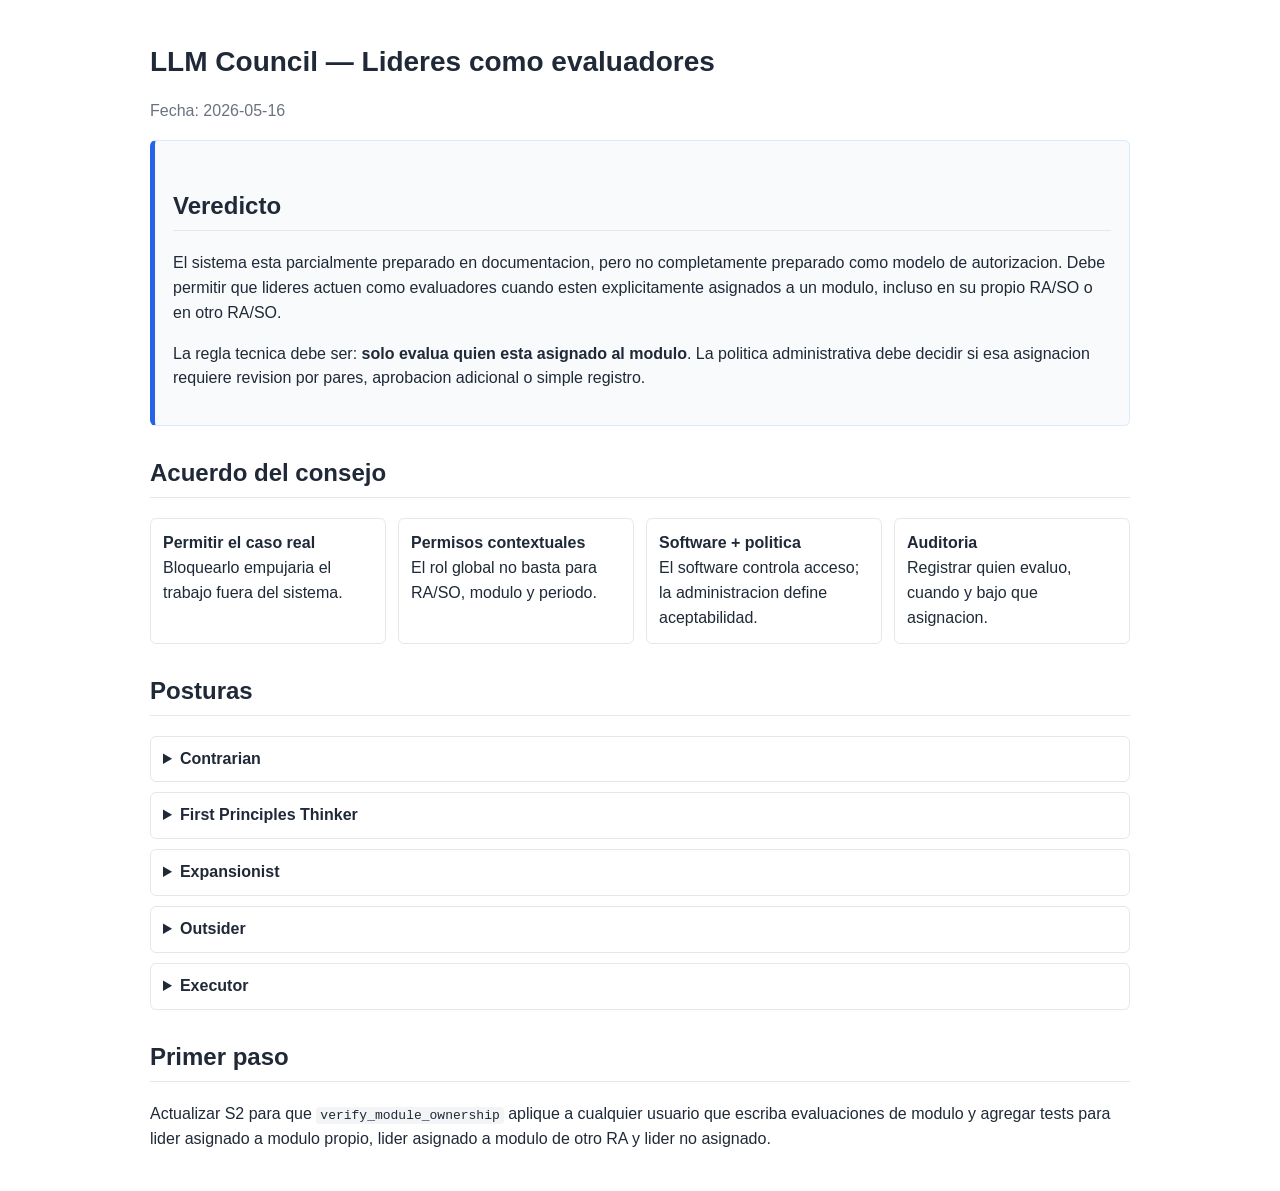
<file: docs/council-report-20260516-074839.html>
<!doctype html>
<html lang="es">
<head>
  <meta charset="utf-8">
  <title>LLM Council — Lideres como evaluadores</title>
  <style>
    body { font-family: -apple-system, BlinkMacSystemFont, "Segoe UI", sans-serif; margin: 40px; color: #1f2937; line-height: 1.55; }
    main { max-width: 980px; margin: 0 auto; }
    h1 { font-size: 28px; margin-bottom: 8px; }
    h2 { margin-top: 28px; border-bottom: 1px solid #e5e7eb; padding-bottom: 6px; }
    .meta { color: #6b7280; }
    .verdict { background: #f8fafc; border: 1px solid #dbeafe; border-left: 5px solid #2563eb; padding: 18px; border-radius: 6px; }
    .grid { display: grid; grid-template-columns: repeat(auto-fit, minmax(190px, 1fr)); gap: 12px; }
    .card { border: 1px solid #e5e7eb; border-radius: 6px; padding: 12px; background: white; }
    details { border: 1px solid #e5e7eb; border-radius: 6px; padding: 10px 12px; margin: 10px 0; }
    summary { cursor: pointer; font-weight: 600; }
    code { background: #f3f4f6; padding: 1px 4px; border-radius: 4px; }
  </style>
</head>
<body>
<main>
  <h1>LLM Council — Lideres como evaluadores</h1>
  <p class="meta">Fecha: 2026-05-16</p>

  <section class="verdict">
    <h2>Veredicto</h2>
    <p>El sistema esta parcialmente preparado en documentacion, pero no completamente preparado como modelo de autorizacion. Debe permitir que lideres actuen como evaluadores cuando esten explicitamente asignados a un modulo, incluso en su propio RA/SO o en otro RA/SO.</p>
    <p>La regla tecnica debe ser: <strong>solo evalua quien esta asignado al modulo</strong>. La politica administrativa debe decidir si esa asignacion requiere revision por pares, aprobacion adicional o simple registro.</p>
  </section>

  <h2>Acuerdo del consejo</h2>
  <div class="grid">
    <div class="card"><strong>Permitir el caso real</strong><br>Bloquearlo empujaria el trabajo fuera del sistema.</div>
    <div class="card"><strong>Permisos contextuales</strong><br>El rol global no basta para RA/SO, modulo y periodo.</div>
    <div class="card"><strong>Software + politica</strong><br>El software controla acceso; la administracion define aceptabilidad.</div>
    <div class="card"><strong>Auditoria</strong><br>Registrar quien evaluo, cuando y bajo que asignacion.</div>
  </div>

  <h2>Posturas</h2>
  <details><summary>Contrarian</summary><p>El rol global es el punto debil. Sin permisos por contexto, se sobreconcede acceso o se bloquea trabajo legitimo.</p></details>
  <details><summary>First Principles Thinker</summary><p>La unidad de control no es la persona, sino la accion sobre un objeto especifico.</p></details>
  <details><summary>Expansionist</summary><p>Un modelo contextual habilita coevaluadores, sustitutos, revision por pares y calibracion cruzada.</p></details>
  <details><summary>Outsider</summary><p>El sistema debe hacer visible que una persona puede llevar varios sombreros, o la auditoria sera confusa.</p></details>
  <details><summary>Executor</summary><p>En S2, aplicar <code>verify_module_ownership</code> a lideres y docentes por igual en rutas de evaluacion, sin bypass por rol <code>leader</code>.</p></details>

  <h2>Primer paso</h2>
  <p>Actualizar S2 para que <code>verify_module_ownership</code> aplique a cualquier usuario que escriba evaluaciones de modulo y agregar tests para lider asignado a modulo propio, lider asignado a modulo de otro RA y lider no asignado.</p>
</main>
</body>
</html>
</file>
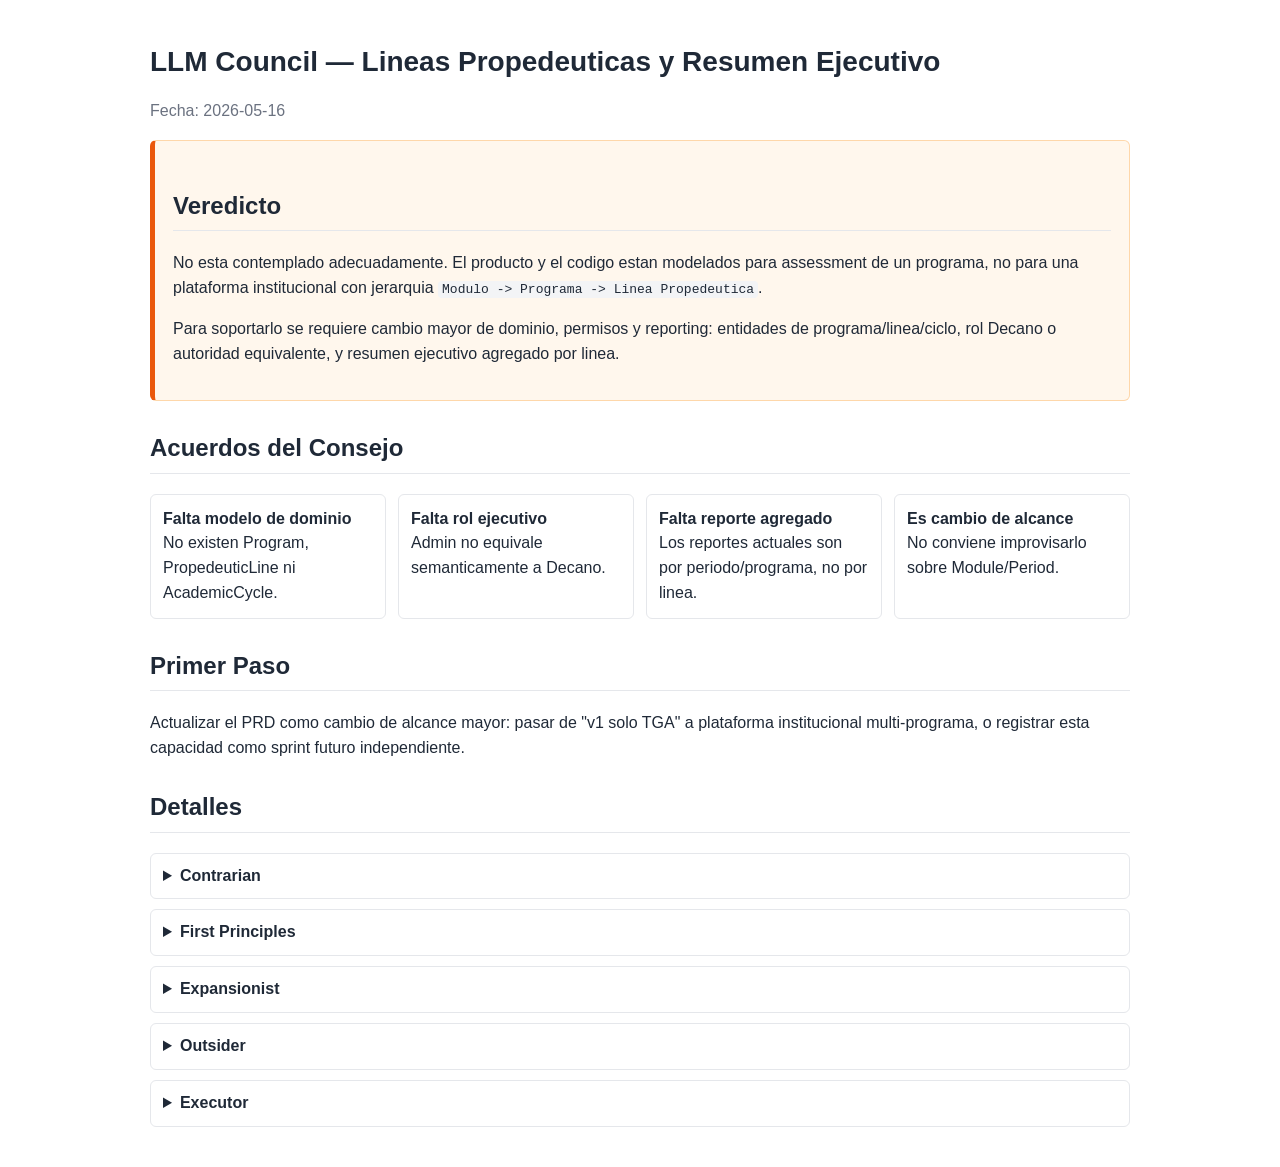
<file: docs/council-report-20260516-082724.html>
<!doctype html>
<html lang="es">
<head>
  <meta charset="utf-8">
  <title>LLM Council — Lineas Propedeuticas</title>
  <style>
    body { font-family: -apple-system, BlinkMacSystemFont, "Segoe UI", sans-serif; color: #1f2937; margin: 40px; line-height: 1.55; }
    main { max-width: 980px; margin: 0 auto; }
    h1 { font-size: 28px; margin-bottom: 6px; }
    h2 { margin-top: 28px; border-bottom: 1px solid #e5e7eb; padding-bottom: 6px; }
    .meta { color: #6b7280; }
    .verdict { background: #fff7ed; border: 1px solid #fed7aa; border-left: 5px solid #ea580c; padding: 18px; border-radius: 6px; }
    .grid { display: grid; grid-template-columns: repeat(auto-fit, minmax(210px, 1fr)); gap: 12px; }
    .card { border: 1px solid #e5e7eb; border-radius: 6px; padding: 12px; background: #fff; }
    details { border: 1px solid #e5e7eb; border-radius: 6px; padding: 10px 12px; margin: 10px 0; }
    summary { cursor: pointer; font-weight: 600; }
    code { background: #f3f4f6; padding: 1px 4px; border-radius: 4px; }
  </style>
</head>
<body>
<main>
  <h1>LLM Council — Lineas Propedeuticas y Resumen Ejecutivo</h1>
  <p class="meta">Fecha: 2026-05-16</p>

  <section class="verdict">
    <h2>Veredicto</h2>
    <p>No esta contemplado adecuadamente. El producto y el codigo estan modelados para assessment de un programa, no para una plataforma institucional con jerarquia <code>Modulo -> Programa -> Linea Propedeutica</code>.</p>
    <p>Para soportarlo se requiere cambio mayor de dominio, permisos y reporting: entidades de programa/linea/ciclo, rol Decano o autoridad equivalente, y resumen ejecutivo agregado por linea.</p>
  </section>

  <h2>Acuerdos del Consejo</h2>
  <div class="grid">
    <div class="card"><strong>Falta modelo de dominio</strong><br>No existen Program, PropedeuticLine ni AcademicCycle.</div>
    <div class="card"><strong>Falta rol ejecutivo</strong><br>Admin no equivale semanticamente a Decano.</div>
    <div class="card"><strong>Falta reporte agregado</strong><br>Los reportes actuales son por periodo/programa, no por linea.</div>
    <div class="card"><strong>Es cambio de alcance</strong><br>No conviene improvisarlo sobre Module/Period.</div>
  </div>

  <h2>Primer Paso</h2>
  <p>Actualizar el PRD como cambio de alcance mayor: pasar de "v1 solo TGA" a plataforma institucional multi-programa, o registrar esta capacidad como sprint futuro independiente.</p>

  <h2>Detalles</h2>
  <details><summary>Contrarian</summary><p>Sin jerarquia persistente, cualquier resumen ejecutivo seria una convencion manual no auditable.</p></details>
  <details><summary>First Principles</summary><p>La pregunta ejecutiva no puede responderse si los datos no conocen programa ni linea.</p></details>
  <details><summary>Expansionist</summary><p>Esto abre una plataforma institucional con comparativos, tendencias, riesgos y drill-down.</p></details>
  <details><summary>Outsider</summary><p>Si el sistema habla de lineas y decanos, esos conceptos deben existir en datos, permisos y pantallas.</p></details>
  <details><summary>Executor</summary><p>Agregar entidades, migrar TGA al nuevo modelo, sumar rol ejecutivo, endpoints, docs y tests.</p></details>
</main>
</body>
</html>
</file>
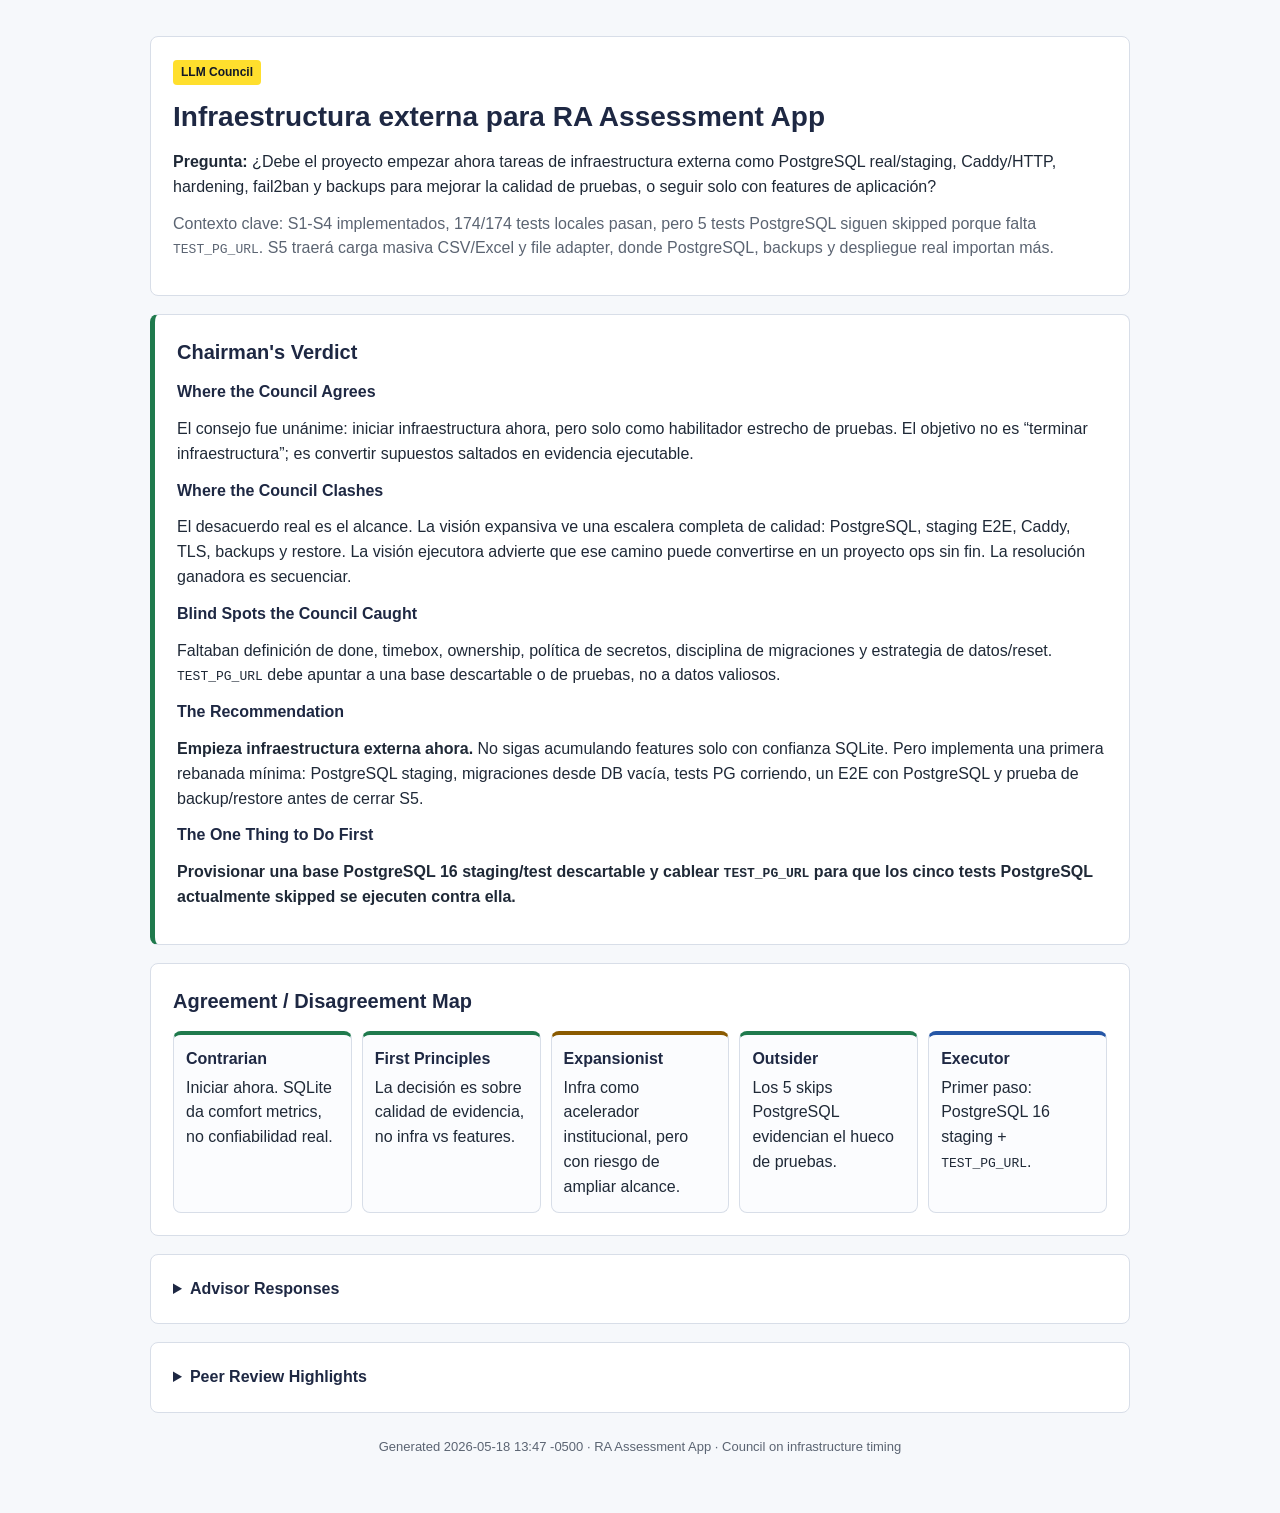
<file: docs/council-report-20260518-134729.html>
<!doctype html>
<html lang="es">
<head>
  <meta charset="utf-8">
  <title>LLM Council - Infraestructura externa RA Assessment App</title>
  <style>
    :root {
      --ink: #1f2937;
      --muted: #5b6472;
      --line: #d8dee8;
      --bg: #f6f8fb;
      --panel: #ffffff;
      --accent: #1e2843;
      --yellow: #ffdf2d;
      --green: #1f7a4d;
      --warn: #8a5a00;
      --blue: #2556a6;
    }
    body {
      margin: 0;
      font-family: -apple-system, BlinkMacSystemFont, "Segoe UI", sans-serif;
      color: var(--ink);
      background: var(--bg);
      line-height: 1.55;
    }
    main {
      max-width: 980px;
      margin: 0 auto;
      padding: 36px 20px 56px;
    }
    header, section, details {
      background: var(--panel);
      border: 1px solid var(--line);
      border-radius: 8px;
      margin-bottom: 18px;
      padding: 22px;
    }
    h1, h2, h3 {
      margin: 0 0 12px;
      color: var(--accent);
      letter-spacing: 0;
    }
    h1 { font-size: 28px; }
    h2 { font-size: 20px; }
    h3 { font-size: 16px; }
    p { margin: 0 0 12px; }
    .tag {
      display: inline-block;
      background: var(--yellow);
      color: #111827;
      font-weight: 700;
      padding: 3px 8px;
      border-radius: 4px;
      margin-bottom: 10px;
      font-size: 12px;
    }
    .verdict {
      border-left: 5px solid var(--green);
    }
    .grid {
      display: grid;
      grid-template-columns: repeat(auto-fit, minmax(170px, 1fr));
      gap: 10px;
      margin-top: 14px;
    }
    .card {
      border: 1px solid var(--line);
      border-radius: 8px;
      padding: 12px;
      background: #fbfcfe;
    }
    .card strong {
      display: block;
      color: var(--accent);
      margin-bottom: 4px;
    }
    .agree { border-top: 4px solid var(--green); }
    .scope { border-top: 4px solid var(--warn); }
    .action { border-top: 4px solid var(--blue); }
    summary {
      cursor: pointer;
      font-weight: 700;
      color: var(--accent);
    }
    .muted { color: var(--muted); }
    ul { margin: 8px 0 0 20px; padding: 0; }
    footer {
      color: var(--muted);
      font-size: 13px;
      margin-top: 24px;
      text-align: center;
    }
  </style>
</head>
<body>
<main>
  <header>
    <span class="tag">LLM Council</span>
    <h1>Infraestructura externa para RA Assessment App</h1>
    <p><strong>Pregunta:</strong> ¿Debe el proyecto empezar ahora tareas de infraestructura externa como PostgreSQL real/staging, Caddy/HTTP, hardening, fail2ban y backups para mejorar la calidad de pruebas, o seguir solo con features de aplicación?</p>
    <p class="muted">Contexto clave: S1-S4 implementados, 174/174 tests locales pasan, pero 5 tests PostgreSQL siguen skipped porque falta <code>TEST_PG_URL</code>. S5 traerá carga masiva CSV/Excel y file adapter, donde PostgreSQL, backups y despliegue real importan más.</p>
  </header>

  <section class="verdict">
    <h2>Chairman's Verdict</h2>
    <h3>Where the Council Agrees</h3>
    <p>El consejo fue unánime: iniciar infraestructura ahora, pero solo como habilitador estrecho de pruebas. El objetivo no es “terminar infraestructura”; es convertir supuestos saltados en evidencia ejecutable.</p>
    <h3>Where the Council Clashes</h3>
    <p>El desacuerdo real es el alcance. La visión expansiva ve una escalera completa de calidad: PostgreSQL, staging E2E, Caddy, TLS, backups y restore. La visión ejecutora advierte que ese camino puede convertirse en un proyecto ops sin fin. La resolución ganadora es secuenciar.</p>
    <h3>Blind Spots the Council Caught</h3>
    <p>Faltaban definición de done, timebox, ownership, política de secretos, disciplina de migraciones y estrategia de datos/reset. <code>TEST_PG_URL</code> debe apuntar a una base descartable o de pruebas, no a datos valiosos.</p>
    <h3>The Recommendation</h3>
    <p><strong>Empieza infraestructura externa ahora.</strong> No sigas acumulando features solo con confianza SQLite. Pero implementa una primera rebanada mínima: PostgreSQL staging, migraciones desde DB vacía, tests PG corriendo, un E2E con PostgreSQL y prueba de backup/restore antes de cerrar S5.</p>
    <h3>The One Thing to Do First</h3>
    <p><strong>Provisionar una base PostgreSQL 16 staging/test descartable y cablear <code>TEST_PG_URL</code> para que los cinco tests PostgreSQL actualmente skipped se ejecuten contra ella.</strong></p>
  </section>

  <section>
    <h2>Agreement / Disagreement Map</h2>
    <div class="grid">
      <div class="card agree"><strong>Contrarian</strong>Iniciar ahora. SQLite da comfort metrics, no confiabilidad real.</div>
      <div class="card agree"><strong>First Principles</strong>La decisión es sobre calidad de evidencia, no infra vs features.</div>
      <div class="card scope"><strong>Expansionist</strong>Infra como acelerador institucional, pero con riesgo de ampliar alcance.</div>
      <div class="card agree"><strong>Outsider</strong>Los 5 skips PostgreSQL evidencian el hueco de pruebas.</div>
      <div class="card action"><strong>Executor</strong>Primer paso: PostgreSQL 16 staging + <code>TEST_PG_URL</code>.</div>
    </div>
  </section>

  <details>
    <summary>Advisor Responses</summary>
    <h3>The Contrarian</h3>
    <p>Sí, iniciar ahora, pero con staging mínimo. El riesgo mayor es seguir con features sobre confianza SQLite y descubrir tarde problemas de transacciones, constraints, tipos, migrations, pooling y encoding.</p>
    <h3>The First Principles Thinker</h3>
    <p>El problema real es la calidad de evidencia. La app debe probar el universo donde vivirá: PostgreSQL 16 detrás de Caddy con backups, no solo SQLite local.</p>
    <h3>The Expansionist</h3>
    <p>La infraestructura puede ser un acelerador de producto: crea una escalera entendible de confianza, especialmente antes de S5, donde importaciones y backups elevan el riesgo.</p>
    <h3>The Outsider</h3>
    <p>Desde fuera, la señal obvia son los 5 tests skipped. Iniciar infraestructura no debe significar pausar producto, sino crear el sustrato de pruebas faltante.</p>
    <h3>The Executor</h3>
    <p>Ruta inmediata: PostgreSQL staging, <code>TEST_PG_URL</code>, correr tests PG, agregar un E2E con PostgreSQL, luego Caddy smoke tests y backups antes del gate S5.</p>
  </details>

  <details>
    <summary>Peer Review Highlights</summary>
    <ul>
      <li>La respuesta más fuerte fue la del Executor por convertir el veredicto en orden de ejecución.</li>
      <li>La mayor debilidad fue la expansión excesiva de alcance: infraestructura puede volverse infinita si no se timeboxea.</li>
      <li>Faltaba definir ownership, costos, secretos, reset de datos y qué tests permanecen SQLite vs cuáles deben ser PostgreSQL.</li>
      <li>La primera base de pruebas debe ser descartable/test-owned para evitar destruir datos valiosos.</li>
    </ul>
  </details>

  <footer>
    Generated 2026-05-18 13:47 -0500 · RA Assessment App · Council on infrastructure timing
  </footer>
</main>
</body>
</html>
</file>
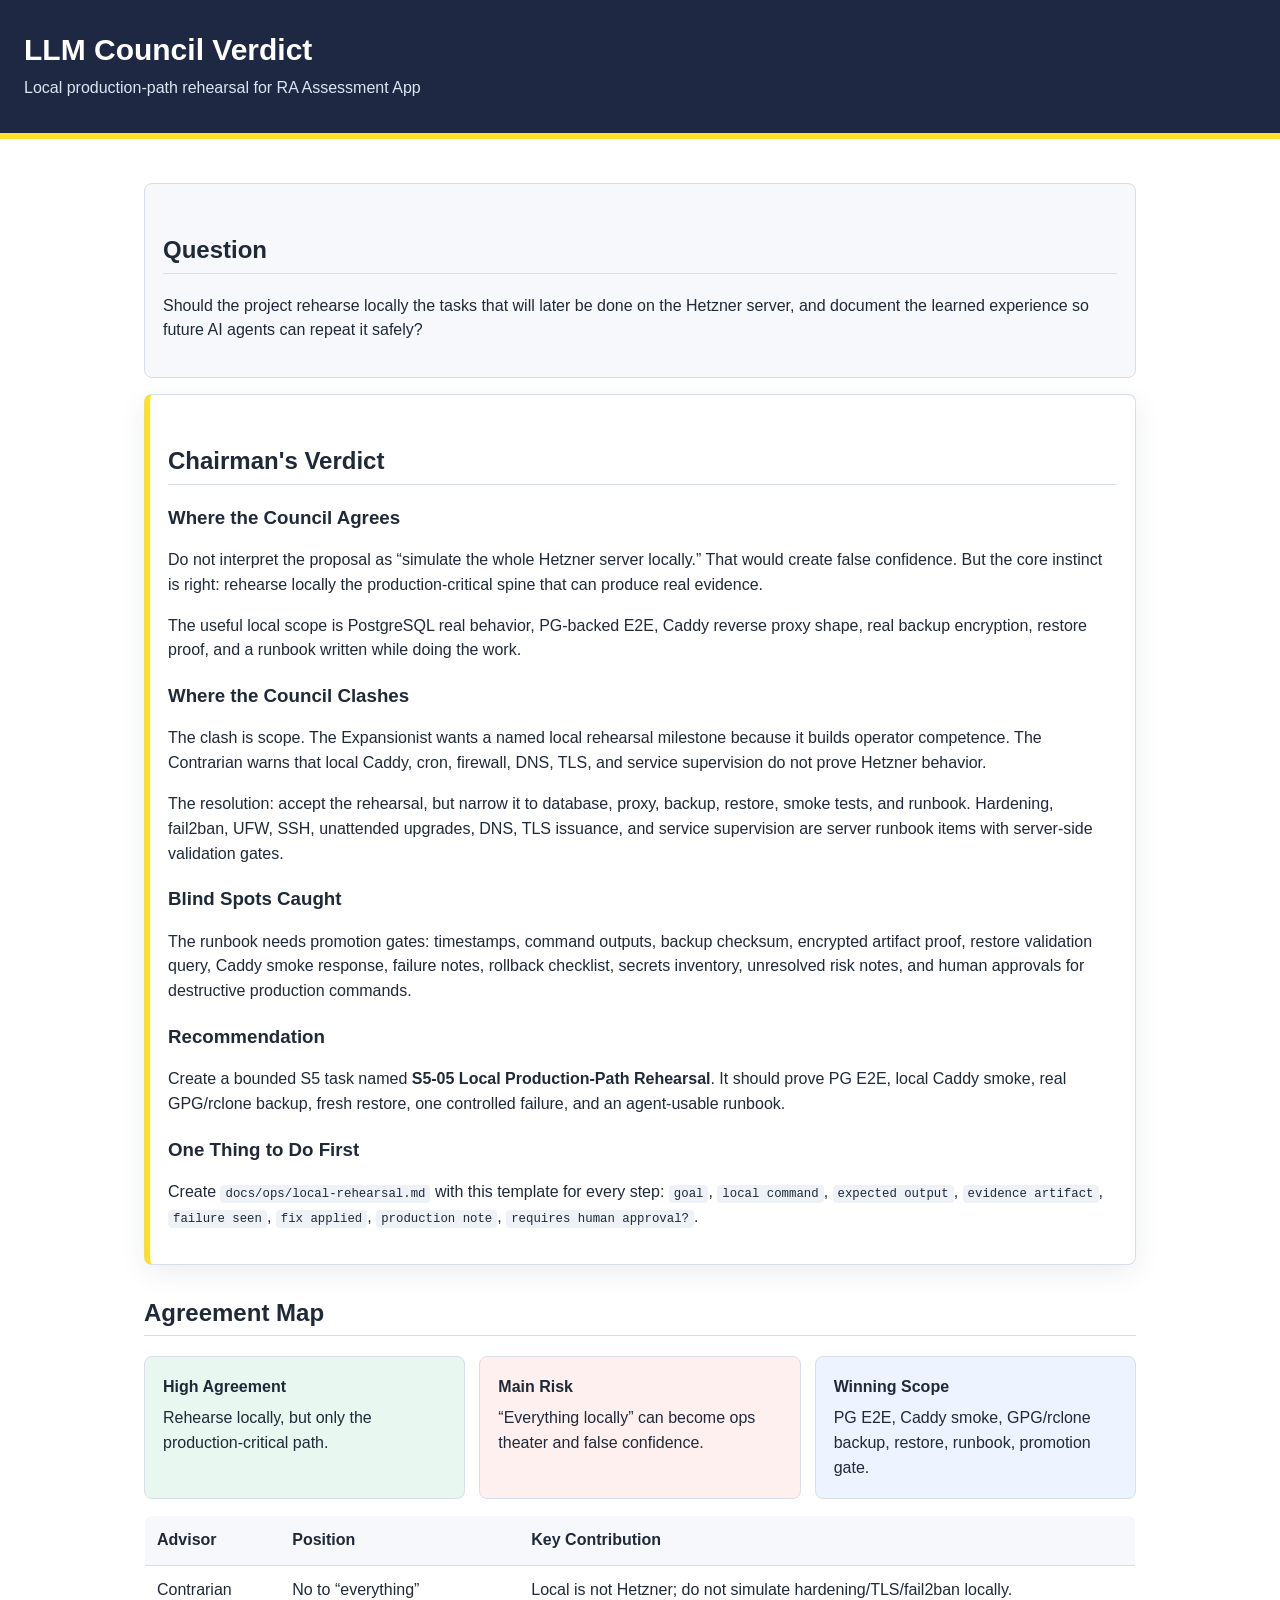
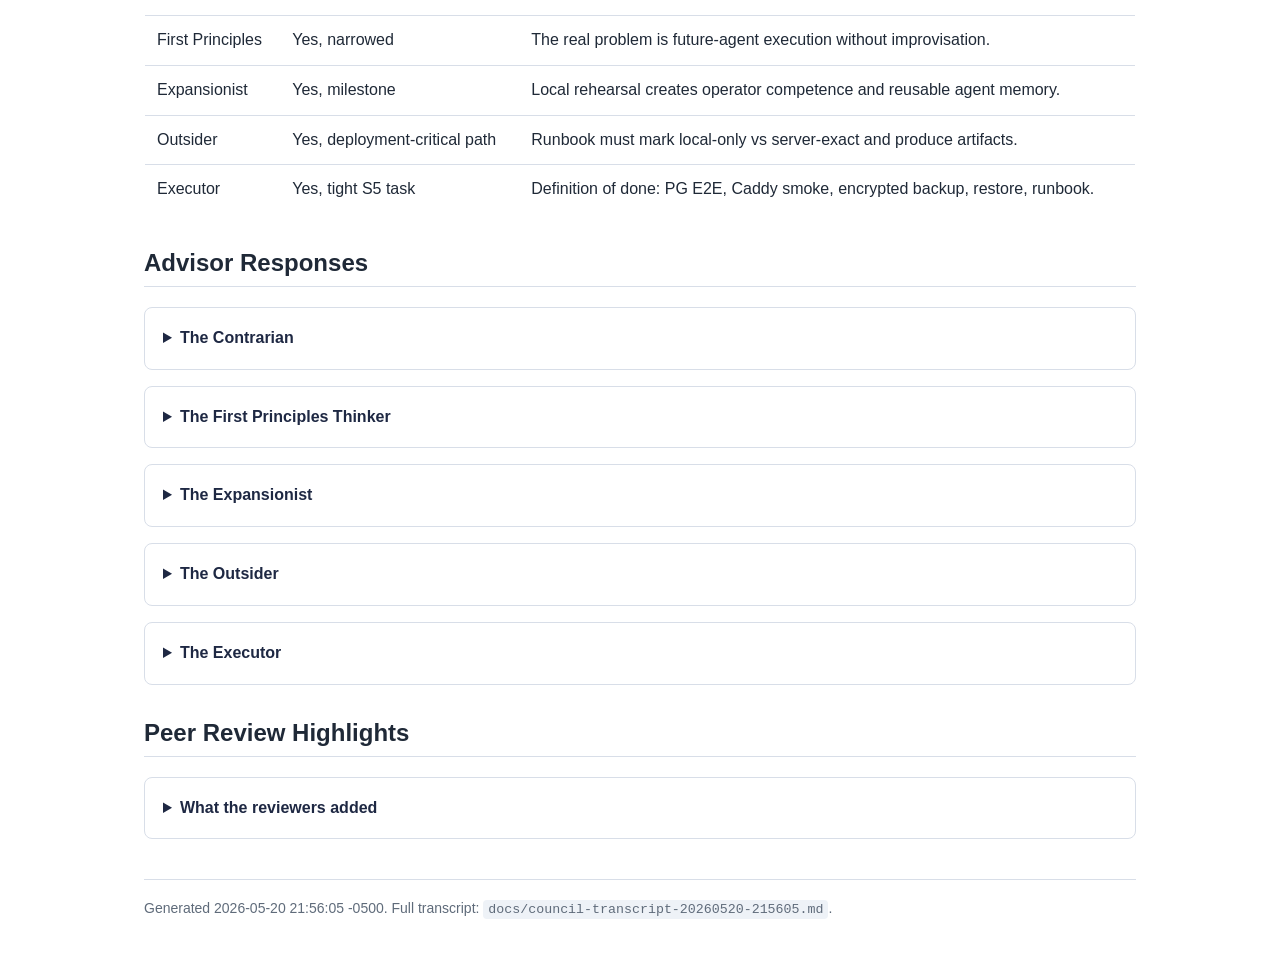
<file: docs/council-report-20260520-215605.html>
<!doctype html>
<html lang="en">
<head>
  <meta charset="utf-8">
  <meta name="viewport" content="width=device-width, initial-scale=1">
  <title>LLM Council Verdict — Local Production-Path Rehearsal</title>
  <style>
    :root {
      --ink: #1f2937;
      --muted: #5f6b7a;
      --line: #d8dee8;
      --soft: #f6f8fb;
      --accent: #1e2843;
      --yellow: #ffdf2d;
      --green: #e8f7ef;
      --red: #fff0f0;
      --blue: #edf4ff;
    }
    * { box-sizing: border-box; }
    body {
      margin: 0;
      color: var(--ink);
      font-family: -apple-system, BlinkMacSystemFont, "Segoe UI", Arial, sans-serif;
      background: #ffffff;
      line-height: 1.55;
    }
    header {
      background: var(--accent);
      color: white;
      padding: 32px 24px;
      border-bottom: 6px solid var(--yellow);
    }
    main {
      max-width: 1040px;
      margin: 0 auto;
      padding: 28px 24px 56px;
    }
    h1, h2, h3 { line-height: 1.2; }
    h1 { margin: 0 0 8px; font-size: 30px; }
    h2 { margin-top: 34px; padding-bottom: 8px; border-bottom: 1px solid var(--line); }
    h3 { margin-top: 22px; }
    .subtitle { margin: 0; color: #dce5f4; }
    .question, .verdict, .grid-card, details {
      border: 1px solid var(--line);
      border-radius: 8px;
      background: white;
      padding: 18px;
      margin: 16px 0;
    }
    .question { background: var(--soft); }
    .verdict {
      border-left: 6px solid var(--yellow);
      box-shadow: 0 8px 28px rgba(30, 40, 67, 0.08);
    }
    .signal-grid {
      display: grid;
      grid-template-columns: repeat(auto-fit, minmax(220px, 1fr));
      gap: 14px;
      margin: 16px 0;
    }
    .grid-card { margin: 0; }
    .grid-card strong { display: block; margin-bottom: 6px; }
    .yes { background: var(--green); }
    .risk { background: var(--red); }
    .scope { background: var(--blue); }
    .advisor-map {
      width: 100%;
      border-collapse: collapse;
      margin-top: 12px;
      overflow: hidden;
      border-radius: 8px;
      border: 1px solid var(--line);
    }
    .advisor-map th, .advisor-map td {
      padding: 12px;
      border-bottom: 1px solid var(--line);
      vertical-align: top;
      text-align: left;
    }
    .advisor-map th { background: var(--soft); }
    .advisor-map tr:last-child td { border-bottom: none; }
    details summary {
      cursor: pointer;
      font-weight: 700;
      color: var(--accent);
    }
    code {
      background: #eef2f7;
      padding: 2px 5px;
      border-radius: 4px;
      font-size: 0.95em;
    }
    ul { padding-left: 22px; }
    footer {
      color: var(--muted);
      border-top: 1px solid var(--line);
      margin-top: 40px;
      padding-top: 18px;
      font-size: 14px;
    }
  </style>
</head>
<body>
  <header>
    <h1>LLM Council Verdict</h1>
    <p class="subtitle">Local production-path rehearsal for RA Assessment App</p>
  </header>
  <main>
    <section class="question">
      <h2>Question</h2>
      <p>Should the project rehearse locally the tasks that will later be done on the Hetzner server, and document the learned experience so future AI agents can repeat it safely?</p>
    </section>

    <section class="verdict">
      <h2>Chairman's Verdict</h2>
      <h3>Where the Council Agrees</h3>
      <p>Do not interpret the proposal as “simulate the whole Hetzner server locally.” That would create false confidence. But the core instinct is right: rehearse locally the production-critical spine that can produce real evidence.</p>
      <p>The useful local scope is PostgreSQL real behavior, PG-backed E2E, Caddy reverse proxy shape, real backup encryption, restore proof, and a runbook written while doing the work.</p>

      <h3>Where the Council Clashes</h3>
      <p>The clash is scope. The Expansionist wants a named local rehearsal milestone because it builds operator competence. The Contrarian warns that local Caddy, cron, firewall, DNS, TLS, and service supervision do not prove Hetzner behavior.</p>
      <p>The resolution: accept the rehearsal, but narrow it to database, proxy, backup, restore, smoke tests, and runbook. Hardening, fail2ban, UFW, SSH, unattended upgrades, DNS, TLS issuance, and service supervision are server runbook items with server-side validation gates.</p>

      <h3>Blind Spots Caught</h3>
      <p>The runbook needs promotion gates: timestamps, command outputs, backup checksum, encrypted artifact proof, restore validation query, Caddy smoke response, failure notes, rollback checklist, secrets inventory, unresolved risk notes, and human approvals for destructive production commands.</p>

      <h3>Recommendation</h3>
      <p>Create a bounded S5 task named <strong>S5-05 Local Production-Path Rehearsal</strong>. It should prove PG E2E, local Caddy smoke, real GPG/rclone backup, fresh restore, one controlled failure, and an agent-usable runbook.</p>

      <h3>One Thing to Do First</h3>
      <p>Create <code>docs/ops/local-rehearsal.md</code> with this template for every step: <code>goal</code>, <code>local command</code>, <code>expected output</code>, <code>evidence artifact</code>, <code>failure seen</code>, <code>fix applied</code>, <code>production note</code>, <code>requires human approval?</code>.</p>
    </section>

    <h2>Agreement Map</h2>
    <div class="signal-grid">
      <div class="grid-card yes"><strong>High Agreement</strong>Rehearse locally, but only the production-critical path.</div>
      <div class="grid-card risk"><strong>Main Risk</strong>“Everything locally” can become ops theater and false confidence.</div>
      <div class="grid-card scope"><strong>Winning Scope</strong>PG E2E, Caddy smoke, GPG/rclone backup, restore, runbook, promotion gate.</div>
    </div>

    <table class="advisor-map">
      <thead>
        <tr><th>Advisor</th><th>Position</th><th>Key Contribution</th></tr>
      </thead>
      <tbody>
        <tr><td>Contrarian</td><td>No to “everything”</td><td>Local is not Hetzner; do not simulate hardening/TLS/fail2ban locally.</td></tr>
        <tr><td>First Principles</td><td>Yes, narrowed</td><td>The real problem is future-agent execution without improvisation.</td></tr>
        <tr><td>Expansionist</td><td>Yes, milestone</td><td>Local rehearsal creates operator competence and reusable agent memory.</td></tr>
        <tr><td>Outsider</td><td>Yes, deployment-critical path</td><td>Runbook must mark local-only vs server-exact and produce artifacts.</td></tr>
        <tr><td>Executor</td><td>Yes, tight S5 task</td><td>Definition of done: PG E2E, Caddy smoke, encrypted backup, restore, runbook.</td></tr>
      </tbody>
    </table>

    <h2>Advisor Responses</h2>
    <details>
      <summary>The Contrarian</summary>
      <p>This proposal is too broad and will almost certainly turn into ops theater. Local is not Hetzner: Docker Desktop is not a CAX11 VM, local networking is not public internet exposure, local cron is not systemd, and local Caddy smoke tests are not real TLS, DNS, firewall, renewal, logs, and failure modes.</p>
      <p>Verdict: yes to narrow operational rehearsal; no to “everything locally.” Close backup/restore properly, document it ruthlessly, then return to S5 product work.</p>
    </details>
    <details>
      <summary>The First Principles Thinker</summary>
      <p>The real problem is not local/prod parity. The real problem is whether a future agent can execute deployment, backup, restore, and smoke verification without improvising under pressure on the Hetzner box.</p>
      <p>Every rehearsal must produce a tested script, verified command sequence, or runbook section. No learning that lives only in memory.</p>
    </details>
    <details>
      <summary>The Expansionist</summary>
      <p>Local rehearsal is not just risk reduction; it manufactures future operator competence. Weird GPG/rclone issues and restore dry runs become agent training data in the form of a runbook.</p>
      <p>Define a Local Ops Dress Rehearsal inside S5, but do not perfectly emulate Hetzner.</p>
    </details>
    <details>
      <summary>The Outsider</summary>
      <p>Rehearse the deployment-critical path, not the whole future server life. Write one runbook while doing it, not after. Every command should be annotated as local-only or server-exact.</p>
      <p>Without logs, restore proof, known differences, and rollback notes, the rehearsal is theater.</p>
    </details>
    <details>
      <summary>The Executor</summary>
      <p>Create a tight S5 subtask called “local prod-path rehearsal.” Stop after real PG, PG E2E, local Caddy reverse proxy, backup with real GPG/rclone, fresh restore, and runbook.</p>
      <p>Do not simulate UFW, fail2ban, SSH hardening, systemd edge cases, Hetzner firewalling, or full server bootstrap yet.</p>
    </details>

    <h2>Peer Review Highlights</h2>
    <details>
      <summary>What the reviewers added</summary>
      <ul>
        <li>Best response: mostly the Executor, with the Outsider close behind.</li>
        <li>Missing guardrail: separate local-safe commands from destructive production commands.</li>
        <li>Add a promotion gate before Hetzner: evidence, approvals, rollback, secrets inventory, unresolved risks.</li>
        <li>Add failure injection: missing env var, wrong credentials, failed restore, broken target, bad rclone path.</li>
        <li>Version the runbook against the exact app commit, env template, and script versions.</li>
      </ul>
    </details>

    <footer>
      Generated 2026-05-20 21:56:05 -0500. Full transcript: <code>docs/council-transcript-20260520-215605.md</code>.
    </footer>
  </main>
</body>
</html>
</file>
